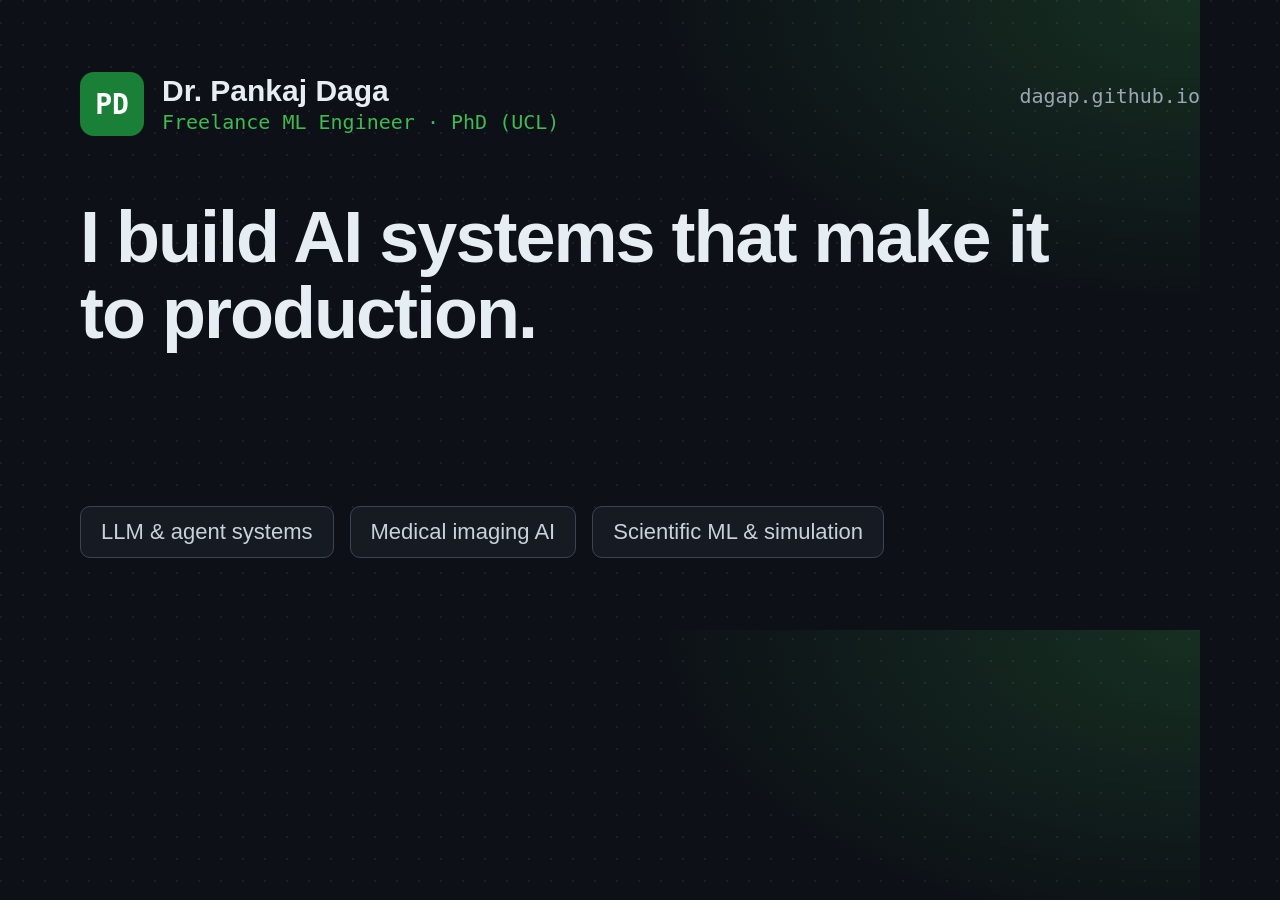
<file: tools/og-image.html>
<!doctype html>
<!-- Template for og-image.png (1200×630). Regenerate with:
     google-chrome --headless=new --hide-scrollbars --window-size=1200,630 --screenshot=og-image.png tools/og-image.html
     Not loaded by the site. -->
<html><head><meta charset="utf-8"><style>
  html,body{margin:0;width:1200px;height:630px;overflow:hidden}
  body{background:#0d1117;color:#e6edf3;font-family:-apple-system,BlinkMacSystemFont,"Segoe UI",Roboto,Helvetica,Arial,sans-serif;
       background-image:radial-gradient(circle at 1px 1px,rgba(230,237,243,.07) 1px,transparent 0),radial-gradient(900px 500px at 100% 0,rgba(63,185,80,.18),transparent 60%);
       background-size:22px 22px,auto}
  .wrap{padding:72px 80px;height:100%;box-sizing:border-box;display:flex;flex-direction:column}
  .top{display:flex;align-items:center;gap:18px}
  .mono{font-family:ui-monospace,"SF Mono","JetBrains Mono",Menlo,Consolas,monospace}
  .logo{width:64px;height:64px;border-radius:14px;background:#1a7f37;display:grid;place-items:center;font-weight:700;font-size:28px;color:#fff}
  .name{font-size:30px;font-weight:600}
  .role{font-size:20px;color:#3fb950;margin-top:2px}
  h1{font-size:72px;line-height:1.05;letter-spacing:-2px;margin:64px 0 0;max-width:980px}
  .areas{margin-top:auto;display:flex;gap:16px}
  .areas span{font-size:22px;padding:12px 20px;border:1px solid #3a4553;border-radius:10px;background:#161b22;color:#c9d1d9}
  .url{position:absolute;right:80px;top:84px;font-size:20px;color:#9aa7b4}
</style></head><body><div class="wrap">
  <div class="top"><div class="logo mono">PD</div><div><div class="name">Dr. Pankaj Daga</div><div class="role mono">Freelance ML Engineer · PhD (UCL)</div></div></div>
  <div class="url mono">dagap.github.io</div>
  <h1>I build AI systems that make it to production.</h1>
  <div class="areas"><span>LLM &amp; agent systems</span><span>Medical imaging AI</span><span>Scientific ML &amp; simulation</span></div>
</div></body></html>
</file>
